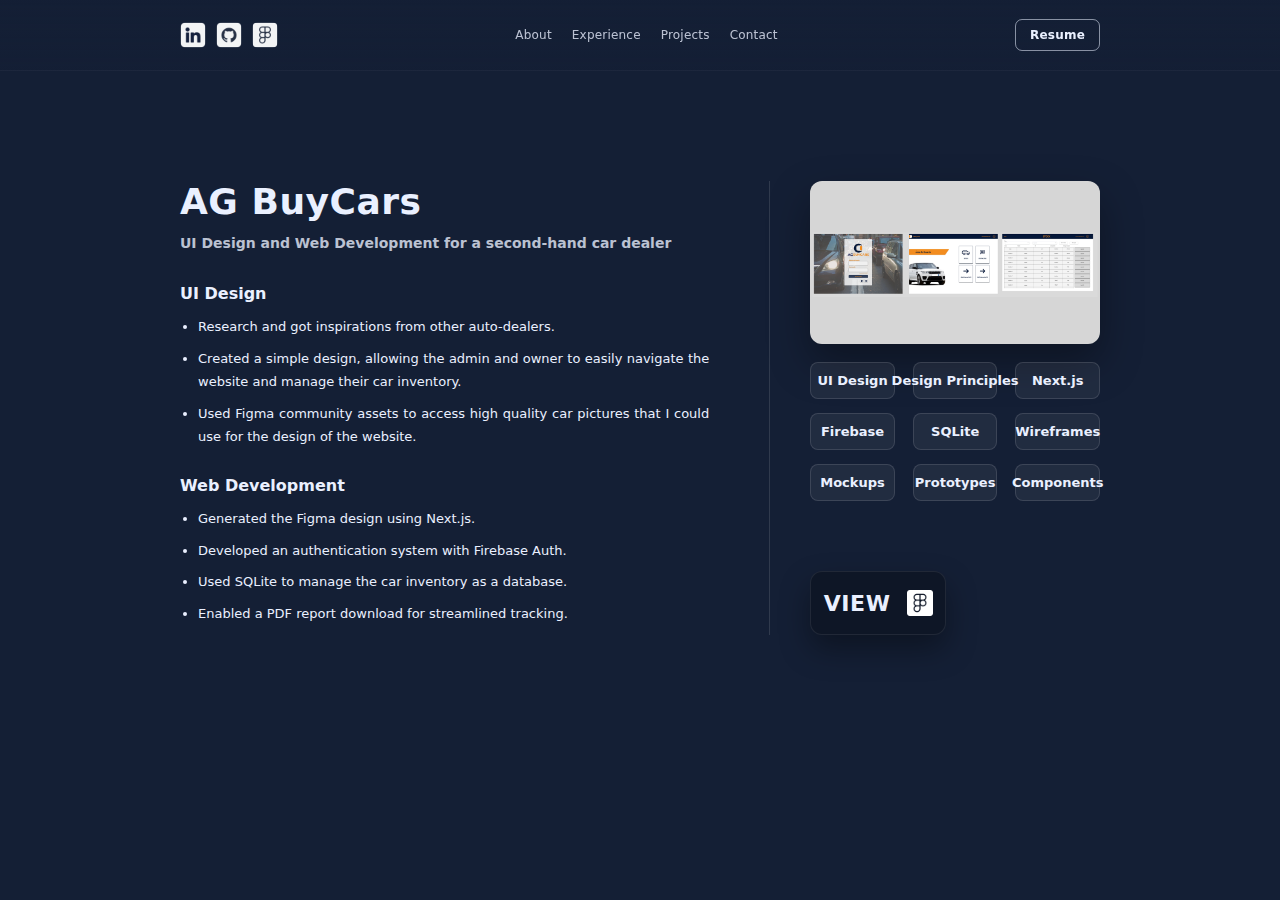
<file: agbuycars-project.html>
<!doctype html>
<html lang="en">

<head>
    <meta charset="UTF-8" />
    <meta name="viewport" content="width=device-width, initial-scale=1.0" />
    <title>AG BuyCars | Project</title>
    <link rel="stylesheet" href="styles.css" />
</head>

<body>
    <!-- NAV (same as index, but center links go back to index anchors) -->
    <header class="site-header">
        <nav class="nav">
            <div class="nav__left">
                <a class="icon-btn" href="https://www.linkedin.com/in/alejandrogalvezlopez" target="_blank"
                    rel="noreferrer" aria-label="LinkedIn" title="LinkedIn">
                    <img src="img/linkedin.svg" alt="LinkedIn" class="nav-icon" />
                </a>

                <a class="icon-btn" href="https://github.com/AlejandroGLo" target="_blank" rel="noreferrer"
                    aria-label="GitHub" title="GitHub">
                    <img src="img/github.svg" alt="GitHub" class="nav-icon" />
                </a>

                <a class="icon-btn" href="https://www.figma.com/@alejandroglo" target="_blank" rel="noreferrer"
                    aria-label="Figma" title="Figma">
                    <img src="img/figma.svg" alt="Figma" class="nav-icon" />
                </a>
            </div>

            <div class="nav__center">
                <a class="nav__link" href="index.html#about">About</a>
                <a class="nav__link" href="index.html#experience">Experience</a>
                <a class="nav__link" href="index.html#projects">Projects</a>
                <a class="nav__link" href="index.html#contact">Contact</a>
            </div>

            <div class="nav__right">
                <a class="btn btn--outline" href="cv/MyCV:Resume.pdf" target="_blank" rel="noreferrer">
                    Resume
                </a>
            </div>
        </nav>
    </header>

    <main>
        <section class="section section--hero section--project">
            <div class="container project-detail">

                <!-- LEFT -->
                <div class="project-detail__main">
                    <h1 class="project-detail__title">AG BuyCars</h1>
                    <p class="project-detail__subtitle">
                        UI Design and Web Development for a second-hand car dealer
                    </p>

                    <h2 class="project-detail__section-title">UI Design</h2>
                    <ul class="project-detail__list">
                        <li>Research and got inspirations from other auto-dealers.</li>
                        <li>Created a simple design, allowing the admin and owner to easily navigate the website and
                            manage their car inventory.</li>
                        <li>Used Figma community assets to access high quality car pictures that I could use for the
                            design of the website.</li>
                    </ul>

                    <h2 class="project-detail__section-title">Web Development</h2>
                    <ul class="project-detail__list">
                        <li>Generated the Figma design using Next.js.</li>
                        <li>Developed an authentication system with Firebase Auth.</li>
                        <li>Used SQLite to manage the car inventory as a database.</li>
                        <li>Enabled a PDF report download for streamlined tracking.</li>
                    </ul>
                </div>

                <!-- RIGHT -->
                <aside class="project-detail__side">
                    <div class="project-detail__preview">
                        <!-- Use the image you already have for this project -->
                        <img src="img/AGBCover.png" alt="AG BuyCars preview" />
                    </div>

                    <div class="project-detail__skills">
                        <span class="chip chip--soft">UI Design</span>
                        <span class="chip chip--soft">Design Principles</span>
                        <span class="chip chip--soft">Next.js</span>

                        <span class="chip chip--soft">Firebase</span>
                        <span class="chip chip--soft">SQLite</span>
                        <span class="chip chip--soft">Wireframes</span>

                        <span class="chip chip--soft">Mockups</span>
                        <span class="chip chip--soft">Prototypes</span>
                        <span class="chip chip--soft">Components</span>
                    </div>

                    <div class="project-detail__buttons">
                        <!-- Replace these hrefs with your real links -->
                        <a class="view-btn"
                            href="https://www.figma.com/design/ReYBtHWw7Y6dHvd9RKfFdU/AGBUYCARS-Portfolio?t=kgYBZICXAC3DN9r3-1"
                            target="_blank" rel="noreferrer">
                            <span class="view-btn__text">VIEW</span>
                            <img class="view-btn__icon" src="img/figma.svg" alt="Figma" />
                        </a>
                    </div>
                </aside>

            </div>
        </section>
    </main>
</body>

</html>
</file>
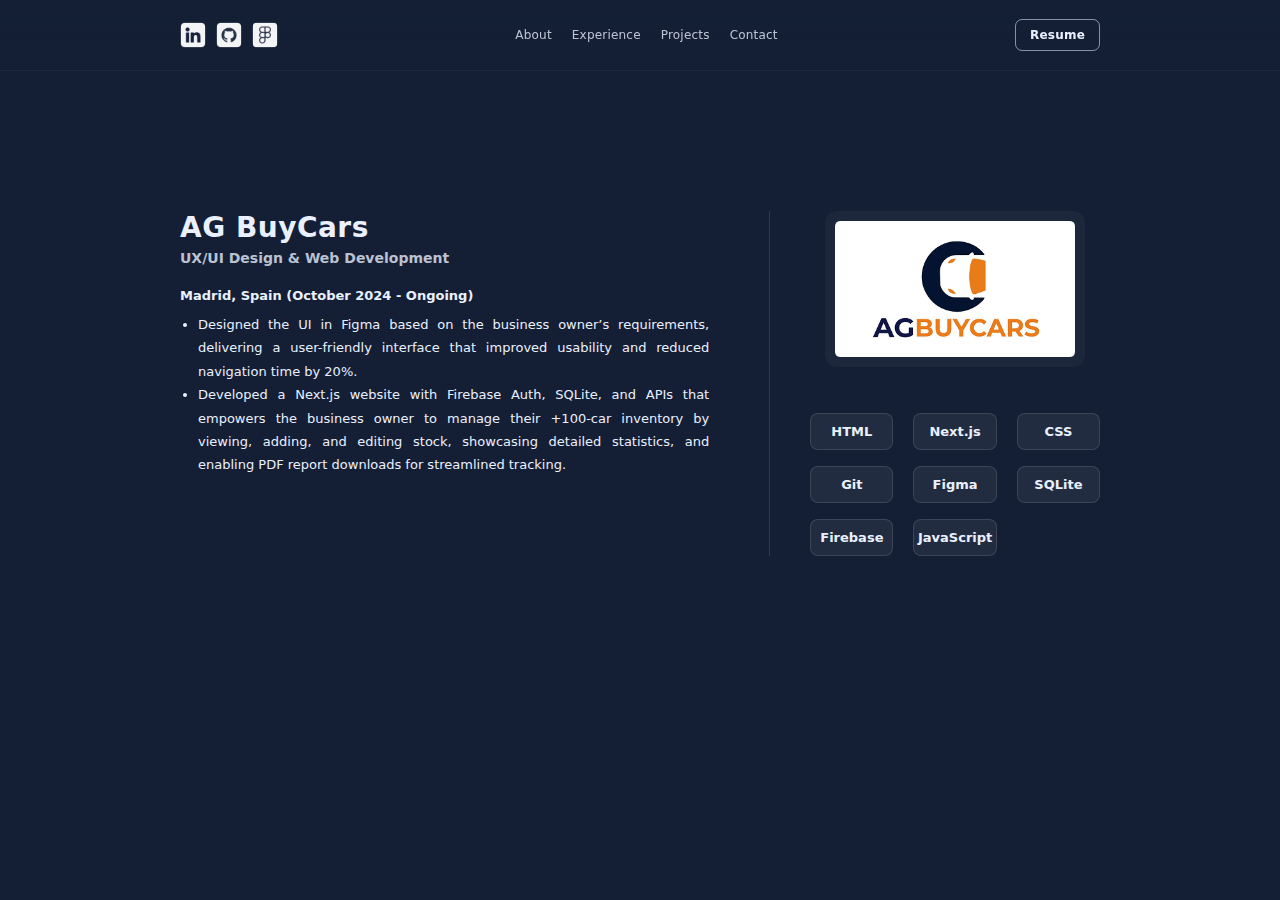
<file: agbuycars.html>
<!doctype html>
<html lang="en">

<head>
    <meta charset="UTF-8" />
    <meta name="viewport" content="width=device-width, initial-scale=1.0" />
    <title>AG BuyCars | Alejandro</title>
    <link rel="stylesheet" href="styles.css" />
</head>

<body>
    <!-- NAV (same as your other pages) -->
    <header class="site-header">
        <nav class="nav">
            <div class="nav__left">
                <a class="icon-btn" href="https://www.linkedin.com/in/alejandrogalvezlopez" target="_blank"
                    rel="noreferrer" aria-label="LinkedIn" title="LinkedIn">
                    <img src="img/linkedin.svg" alt="LinkedIn" class="nav-icon" />
                </a>

                <a class="icon-btn" href="https://github.com/AlejandroGLo" target="_blank" rel="noreferrer"
                    aria-label="GitHub" title="GitHub">
                    <img src="img/github.svg" alt="GitHub" class="nav-icon" />
                </a>

                <a class="icon-btn" href="https://www.figma.com/@alejandroglo" target="_blank" rel="noreferrer"
                    aria-label="Figma" title="Figma">
                    <img src="img/figma.svg" alt="Figma" class="nav-icon" />
                </a>
            </div>

            <div class="nav__center">
                <a class="nav__link" href="index.html#about">About</a>
                <a class="nav__link" href="index.html#experience">Experience</a>
                <a class="nav__link" href="index.html#projects">Projects</a>
                <a class="nav__link" href="index.html#contact">Contact</a>
            </div>

            <div class="nav__right">
                <a class="btn btn--outline" href="cv/MyCV-Resume.pdf" target="_blank" rel="noreferrer">Resume</a>
            </div>
        </nav>
    </header>

    <main>
        <!-- PAGE CONTENT -->
        <section class="section section--hero">
            <div class="container experience-detail">

                <!-- LEFT -->
                <div class="experience-detail__content">
                    <h1 class="experience-detail__title">AG BuyCars</h1>
                    <p class="experience-detail__role">UX/UI Design &amp; Web Development</p>

                    <p class="experience-detail__location">
                        Madrid, Spain (October 2024 - Ongoing)
                    </p>

                    <ul class="experience-detail__list">
                        <li>
                            Designed the UI in Figma based on the business owner’s requirements, delivering a
                            user-friendly interface that improved usability and reduced navigation time by 20%.
                        </li>
                        <li>
                            Developed a Next.js website with Firebase Auth, SQLite, and APIs that empowers the business
                            owner to manage their +100-car inventory by viewing, adding, and editing stock, showcasing
                            detailed statistics, and enabling PDF report downloads for streamlined tracking.
                        </li>
                    </ul>
                </div>

                <!-- RIGHT -->
                <aside class="experience-detail__side">
                    <div class="experience-detail__logo experience-detail__logo--agb">
                        <img src="img/AGB.png" alt="AG BuyCars logo" />
                    </div>

                    <div class="experience-detail__chips">
                        <span class="chip">HTML</span>
                        <span class="chip">Next.js</span>
                        <span class="chip">CSS</span>
                        <span class="chip">Git</span>
                        <span class="chip">Figma</span>
                        <span class="chip">SQLite</span>
                        <span class="chip">Firebase</span>
                        <span class="chip">JavaScript</span>
                    </div>
                </aside>

            </div>
        </section>
    </main>
</body>

</html>
</file>
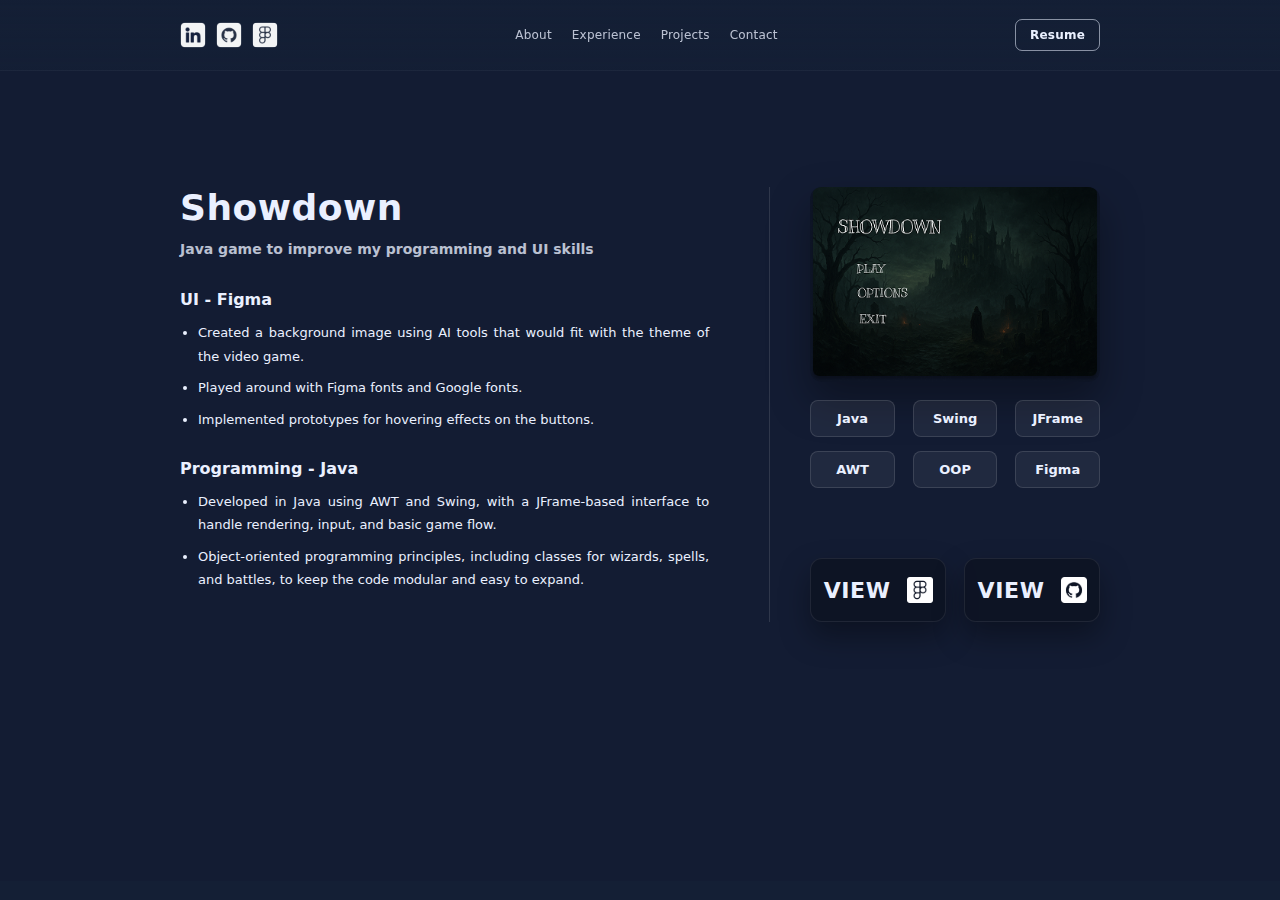
<file: java-game.html>
<!-- java-game.html -->
<!doctype html>
<html lang="en">

<head>
    <meta charset="UTF-8" />
    <meta name="viewport" content="width=device-width, initial-scale=1.0" />
    <title>Showdown | Project</title>
    <link rel="stylesheet" href="styles.css" />
</head>

<body>
    <!-- NAV (same as index, but links go back to index sections) -->
    <header class="site-header">
        <nav class="nav">
            <div class="nav__left">
                <a class="icon-btn" href="https://www.linkedin.com/in/alejandrogalvezlopez" target="_blank"
                    rel="noreferrer" aria-label="LinkedIn" title="LinkedIn">
                    <img src="img/linkedin.svg" alt="LinkedIn" class="nav-icon" />
                </a>

                <a class="icon-btn" href="https://github.com/AlejandroGLo" target="_blank" rel="noreferrer"
                    aria-label="GitHub" title="GitHub">
                    <img src="img/github.svg" alt="GitHub" class="nav-icon" />
                </a>

                <a class="icon-btn" href="https://www.figma.com/@alejandroglo" target="_blank" rel="noreferrer"
                    aria-label="Figma" title="Figma">
                    <img src="img/figma.svg" alt="Figma" class="nav-icon" />
                </a>
            </div>

            <div class="nav__center">
                <a class="nav__link" href="index.html#about">About</a>
                <a class="nav__link" href="index.html#experience">Experience</a>
                <a class="nav__link" href="index.html#projects">Projects</a>
                <a class="nav__link" href="index.html#contact">Contact</a>
            </div>

            <div class="nav__right">
                <a class="btn btn--outline" href="cv/MyCV:Resume.pdf" target="_blank" rel="noreferrer">
                    Resume
                </a>
            </div>
        </nav>
    </header>

    <main>
        <section class="section section--projects">
            <div class="container project-detail">
                <!-- LEFT -->
                <div class="project-detail__main">
                    <h1 class="project-detail__title">Showdown</h1>
                    <p class="project-detail__subtitle">Java game to improve my programming and UI skills</p>

                    <h3 class="project-detail__section-title">UI - Figma</h3>
                    <ul class="project-detail__list">
                        <li>Created a background image using AI tools that would fit with the theme of the video game.
                        </li>
                        <li>Played around with Figma fonts and Google fonts.</li>
                        <li>Implemented prototypes for hovering effects on the buttons.</li>
                    </ul>

                    <h3 class="project-detail__section-title">Programming - Java</h3>
                    <ul class="project-detail__list">
                        <li>Developed in Java using AWT and Swing, with a JFrame-based interface to handle rendering,
                            input, and basic game flow.</li>
                        <li>Object-oriented programming principles, including classes for wizards, spells, and battles,
                            to keep the code modular and easy to expand.</li>
                    </ul>
                </div>

                <!-- RIGHT -->
                <aside class="project-detail__side">
                    <div class="project-detail__preview">
                        <img src="img/mainmenu.png" alt="Showdown game preview" />
                    </div>

                    <div class="project-detail__skills">
                        <span class="chip chip--soft">Java</span>
                        <span class="chip chip--soft">Swing</span>
                        <span class="chip chip--soft">JFrame</span>
                        <span class="chip chip--soft">AWT</span>
                        <span class="chip chip--soft">OOP</span>
                        <span class="chip chip--soft">Figma</span>
                    </div>

                    <div class="project-detail__buttons">
                        <!-- Replace href with your real Figma link -->
                        <a class="view-btn"
                            href="https://www.figma.com/design/ic1DbX5nd89moeOwvOup9A/Games-UI?node-id=0-1&t=kgYBZICXAC3DN9r3-1"
                            target="_blank" rel="noreferrer" aria-label="View in Figma">
                            <span class="view-btn__text">VIEW</span>
                            <img class="view-btn__icon" src="img/figma.svg" alt="" />
                        </a>

                        <!-- Replace href with your real repo link -->
                        <a class="view-btn" href="https://github.com/AlejandroGLo/Java-Game" target="_blank"
                            rel="noreferrer" aria-label="View on GitHub">
                            <span class="view-btn__text">VIEW</span>
                            <img class="view-btn__icon" src="img/github.svg" alt="" />
                        </a>
                    </div>
                </aside>
            </div>
        </section>
    </main>
</body>

</html>
</file>
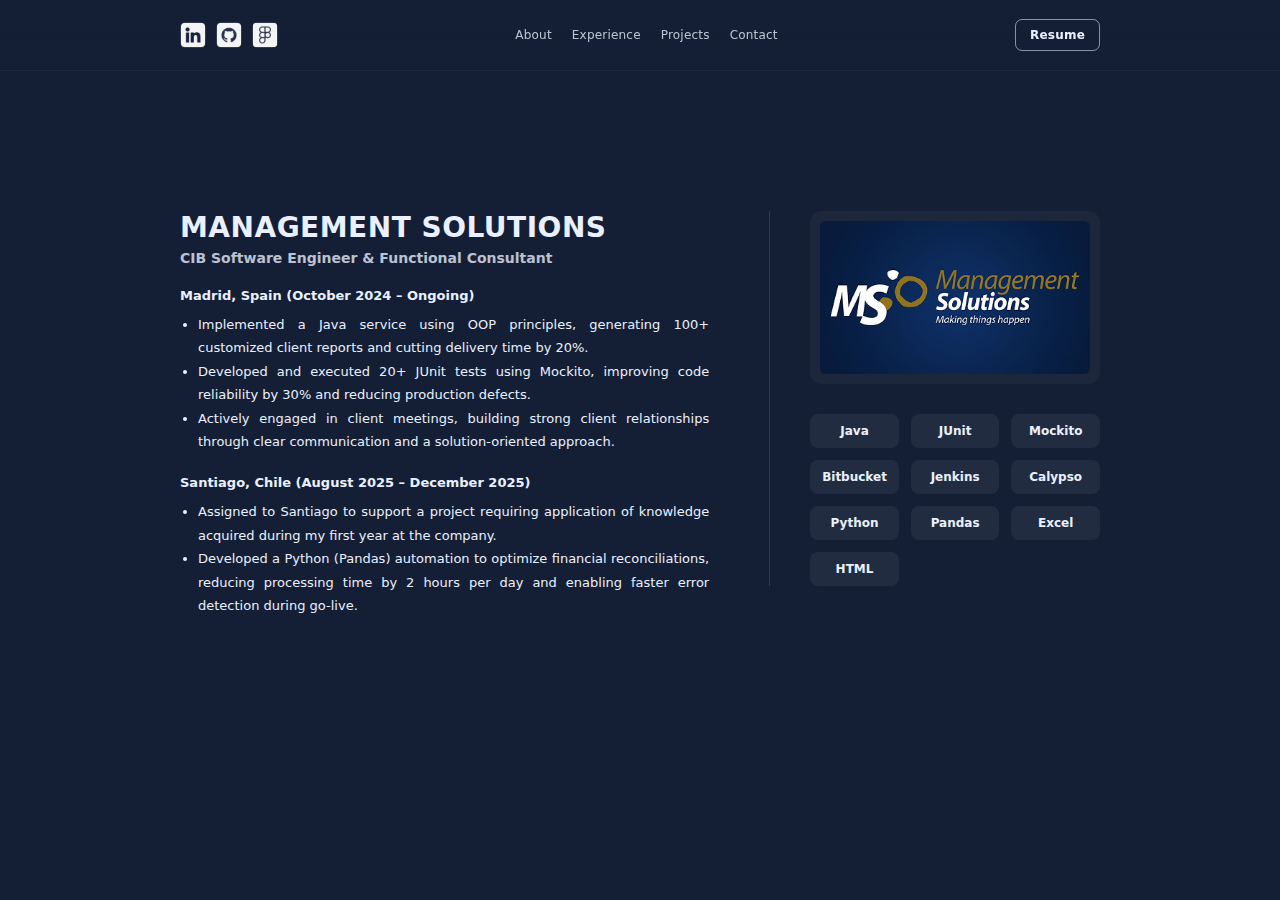
<file: ms.html>
<!doctype html>
<html lang="en">

<head>
    <meta charset="UTF-8" />
    <meta name="viewport" content="width=device-width, initial-scale=1.0" />
    <title>Management Solutions | Alejandro</title>
    <link rel="stylesheet" href="styles.css" />
</head>

<body>
    <!-- NAV (same as index.html) -->
    <header class="site-header">
        <nav class="nav">
            <div class="nav__left">
                <a class="icon-btn" href="https://www.linkedin.com/in/alejandrogalvezlopez" target="_blank"
                    rel="noreferrer">
                    <img src="img/linkedin.svg" alt="LinkedIn" class="nav-icon" />
                </a>

                <a class="icon-btn" href="https://github.com/AlejandroGLo" target="_blank" rel="noreferrer">
                    <img src="img/github.svg" alt="GitHub" class="nav-icon" />
                </a>

                <a class="icon-btn" href="https://www.figma.com/@alejandroglo" target="_blank" rel="noreferrer">
                    <img src="img/figma.svg" alt="Figma" class="nav-icon" />
                </a>
            </div>

            <div class="nav__center">
                <a class="nav__link" href="index.html#about">About</a>
                <a class="nav__link" href="index.html#experience">Experience</a>
                <a class="nav__link" href="index.html#projects">Projects</a>
                <a class="nav__link" href="index.html#contact">Contact</a>
            </div>

            <div class="nav__right">
                <a class="btn btn--outline" href="cv/MyCV:Resume.pdf" target="_blank" rel="noreferrer">
                    Resume
                </a>
            </div>
        </nav>
    </header>

    <!-- MAIN CONTENT -->
    <main>
        <section class="section section--hero">
            <div class="container experience-detail">

                <!-- LEFT COLUMN -->
                <div class="experience-detail__content">
                    <h1 class="experience-detail__title">MANAGEMENT SOLUTIONS</h1>
                    <p class="experience-detail__role">
                        CIB Software Engineer & Functional Consultant
                    </p>

                    <p class="experience-detail__location">
                        Madrid, Spain (October 2024 – Ongoing)
                    </p>

                    <ul class="experience-detail__list">
                        <li>
                            Implemented a Java service using OOP principles, generating 100+ customized client reports
                            and cutting delivery time by 20%.
                        </li>
                        <li>
                            Developed and executed 20+ JUnit tests using Mockito, improving code reliability by 30% and
                            reducing production defects.
                        </li>
                        <li>
                            Actively engaged in client meetings, building strong client relationships through clear
                            communication and a solution-oriented approach.
                        </li>
                    </ul>

                    <p class="experience-detail__location">
                        Santiago, Chile (August 2025 – December 2025)
                    </p>

                    <ul class="experience-detail__list">
                        <li>
                            Assigned to Santiago to support a project requiring application of knowledge acquired during
                            my first year at the company.
                        </li>
                        <li>
                            Developed a Python (Pandas) automation to optimize financial reconciliations, reducing
                            processing time by 2 hours per day and enabling faster error detection during go-live.
                        </li>
                    </ul>
                </div>

                <!-- RIGHT COLUMN -->
                <div class="experience-detail__side">
                    <div class="experience-detail__logo">
                        <img src="img/MS.png" alt="Management Solutions logo" />
                    </div>

                    <div class="experience-detail__skills">
                        <span>Java</span>
                        <span>JUnit</span>
                        <span>Mockito</span>
                        <span>Bitbucket</span>
                        <span>Jenkins</span>
                        <span>Calypso</span>
                        <span>Python</span>
                        <span>Pandas</span>
                        <span>Excel</span>
                        <span>HTML</span>
                    </div>
                </div>

            </div>
        </section>
    </main>
</body>

</html>
</file>
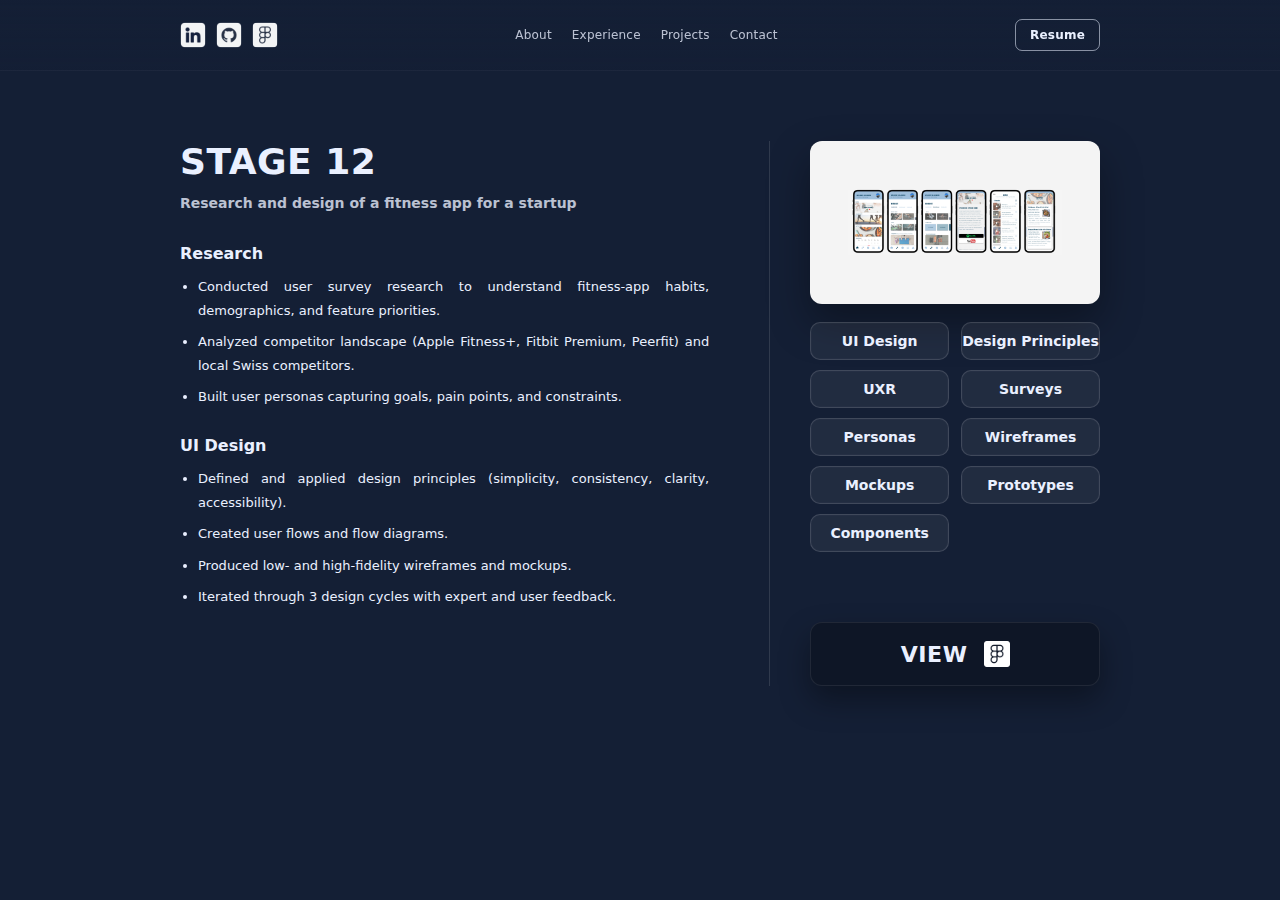
<file: stage12-project.html>
<!doctype html>
<html lang="en">

<head>
    <meta charset="UTF-8" />
    <meta name="viewport" content="width=device-width, initial-scale=1.0" />
    <title>Stage 12 | Project</title>
    <link rel="stylesheet" href="styles.css" />
</head>

<body>
    <!-- NAV (same as index) -->
    <header class="site-header">
        <nav class="nav">
            <div class="nav__left">
                <a class="icon-btn" href="https://www.linkedin.com/in/alejandrogalvezlopez" target="_blank"
                    rel="noreferrer" aria-label="LinkedIn" title="LinkedIn">
                    <img src="img/linkedin.svg" alt="LinkedIn" class="nav-icon" />
                </a>

                <a class="icon-btn" href="https://github.com/AlejandroGLo" target="_blank" rel="noreferrer"
                    aria-label="GitHub" title="GitHub">
                    <img src="img/github.svg" alt="GitHub" class="nav-icon" />
                </a>

                <a class="icon-btn" href="https://www.figma.com/@alejandroglo" target="_blank" rel="noreferrer"
                    aria-label="Figma" title="Figma">
                    <img src="img/figma.svg" alt="Figma" class="nav-icon" />
                </a>
            </div>

            <div class="nav__center">
                <!-- On sub-pages, link back to index sections -->
                <a class="nav__link" href="index.html#about">About</a>
                <a class="nav__link" href="index.html#experience">Experience</a>
                <a class="nav__link" href="index.html#projects">Projects</a>
                <a class="nav__link" href="index.html#contact">Contact</a>
            </div>

            <div class="nav__right">
                <a class="btn btn--outline" href="cv/MyCV:Resume.pdf" target="_blank" rel="noreferrer">
                    Resume
                </a>
            </div>
        </nav>
    </header>

    <main class="detail-page">
        <section class="section section--detail">
            <div class="container project-detail">
                <!-- LEFT -->
                <div class="project-detail__main">
                    <h1 class="project-detail__title">STAGE 12</h1>
                    <p class="project-detail__subtitle">Research and design of a fitness app for a startup</p>

                    <h2 class="project-detail__section-title">Research</h2>
                    <ul class="project-detail__list">
                        <li>Conducted user survey research to understand fitness-app habits, demographics, and feature
                            priorities.</li>
                        <li>Analyzed competitor landscape (Apple Fitness+, Fitbit Premium, Peerfit) and local Swiss
                            competitors.</li>
                        <li>Built user personas capturing goals, pain points, and constraints.</li>
                    </ul>

                    <h2 class="project-detail__section-title">UI Design</h2>
                    <ul class="project-detail__list">
                        <li>Defined and applied design principles (simplicity, consistency, clarity, accessibility).
                        </li>
                        <li>Created user flows and flow diagrams.</li>
                        <li>Produced low- and high-fidelity wireframes and mockups.</li>
                        <li>Iterated through 3 design cycles with expert and user feedback.</li>
                    </ul>
                </div>

                <!-- RIGHT -->
                <aside class="project-detail__side">
                    <div class="project-detail__preview project-detail__preview--stage12">
                        <!-- Use your image name here -->
                        <img src="img/Stage12Cover.png" alt="Stage 12 screens preview" />
                    </div>

                    <!-- CHIPS (2 per row) -->
                    <div class="project-detail__chips">
                        <span class="chip">UI Design</span>
                        <span class="chip">Design Principles</span>
                        <span class="chip">UXR</span>
                        <span class="chip">Surveys</span>
                        <span class="chip">Personas</span>
                        <span class="chip">Wireframes</span>
                        <span class="chip">Mockups</span>
                        <span class="chip">Prototypes</span>
                        <span class="chip">Components</span>
                    </div>

                    <!-- ONE VIEW button (like your screenshot) -->
                    <div class="project-detail__buttons project-detail__buttons--single">
                        <a class="view-btn" href="https://www.figma.com/@alejandroglo" target="_blank" rel="noreferrer">
                            <span class="view-btn__text">VIEW</span>
                            <img class="view-btn__icon" src="img/figma.svg" alt="Figma" />
                        </a>
                    </div>
                </aside>
            </div>
        </section>
    </main>
</body>

</html>
</file>
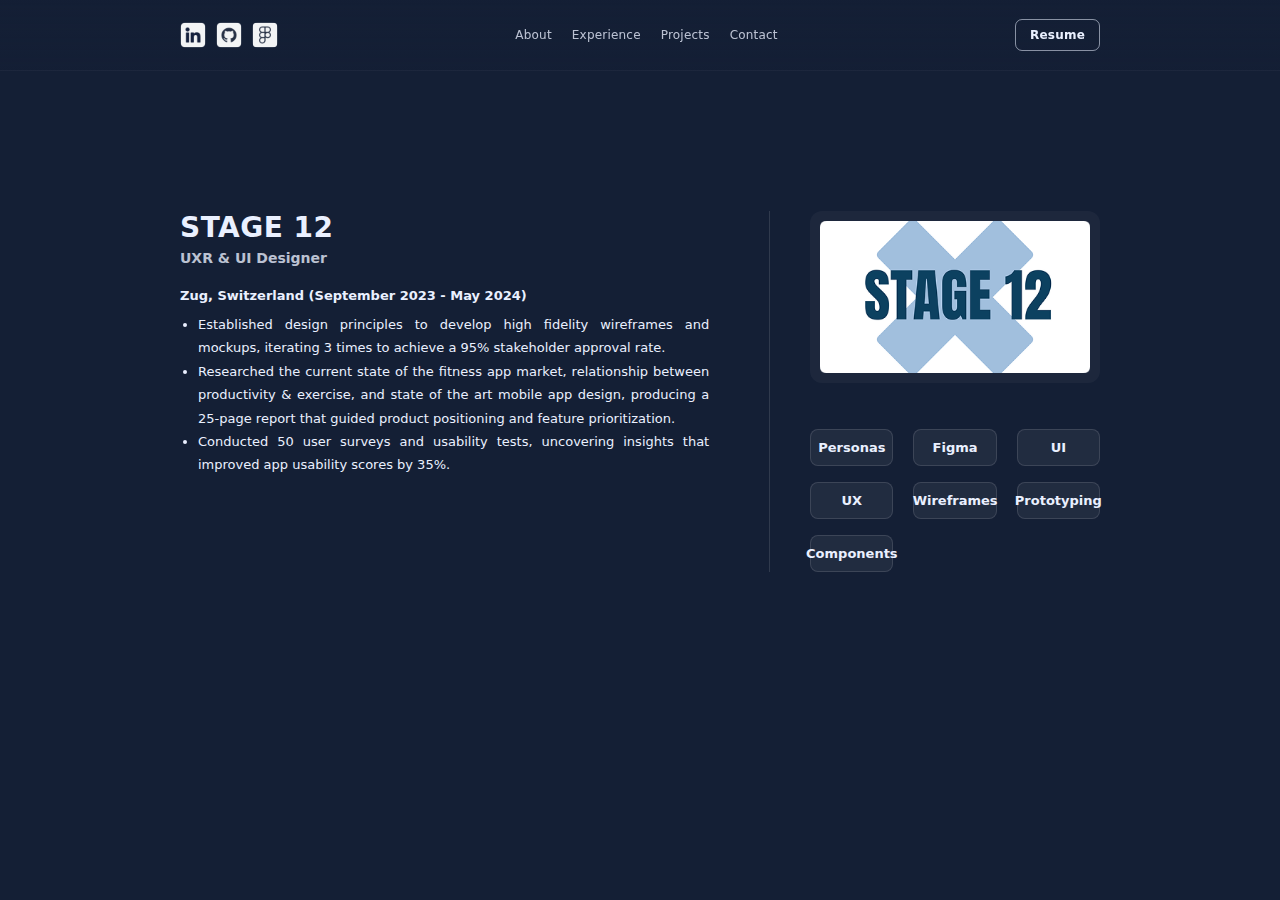
<file: stage12.html>
<!doctype html>
<html lang="en">

<head>
    <meta charset="UTF-8" />
    <meta name="viewport" content="width=device-width, initial-scale=1.0" />
    <title>Stage 12 | Alejandro</title>
    <link rel="stylesheet" href="styles.css" />
</head>

<body>
    <!-- NAV (same as your other pages) -->
    <header class="site-header">
        <nav class="nav">
            <div class="nav__left">
                <a class="icon-btn" href="https://www.linkedin.com/in/alejandrogalvezlopez" target="_blank"
                    rel="noreferrer" aria-label="LinkedIn" title="LinkedIn">
                    <img src="img/linkedin.svg" alt="LinkedIn" class="nav-icon" />
                </a>

                <a class="icon-btn" href="https://github.com/AlejandroGLo" target="_blank" rel="noreferrer"
                    aria-label="GitHub" title="GitHub">
                    <img src="img/github.svg" alt="GitHub" class="nav-icon" />
                </a>

                <a class="icon-btn" href="https://www.figma.com/@alejandroglo" target="_blank" rel="noreferrer"
                    aria-label="Figma" title="Figma">
                    <img src="img/figma.svg" alt="Figma" class="nav-icon" />
                </a>
            </div>

            <div class="nav__center">
                <a class="nav__link" href="index.html#about">About</a>
                <a class="nav__link" href="index.html#experience">Experience</a>
                <a class="nav__link" href="index.html#projects">Projects</a>
                <a class="nav__link" href="index.html#contact">Contact</a>
            </div>

            <div class="nav__right">
                <a class="btn btn--outline" href="cv/MyCV-Resume.pdf" target="_blank" rel="noreferrer">Resume</a>
            </div>
        </nav>
    </header>

    <main>
        <!-- PAGE CONTENT -->
        <section class="section section--hero">
            <div class="container experience-detail">

                <!-- LEFT -->
                <div class="experience-detail__content">
                    <h1 class="experience-detail__title">STAGE 12</h1>
                    <p class="experience-detail__role">UXR &amp; UI Designer</p>

                    <p class="experience-detail__location">
                        Zug, Switzerland (September 2023 - May 2024)
                    </p>

                    <ul class="experience-detail__list">
                        <li>
                            Established design principles to develop high fidelity wireframes and mockups, iterating 3
                            times to achieve a 95% stakeholder approval rate.
                        </li>
                        <li>
                            Researched the current state of the fitness app market, relationship between productivity
                            &amp; exercise, and state of the art mobile app design, producing a 25-page report that
                            guided product positioning and feature prioritization.
                        </li>
                        <li>
                            Conducted 50 user surveys and usability tests, uncovering insights that improved app
                            usability scores by 35%.
                        </li>
                    </ul>
                </div>

                <!-- RIGHT -->
                <aside class="experience-detail__side">
                    <div class="experience-detail__logo experience-detail__logo--stage12">
                        <img src="img/Stage12.png" alt="Stage 12 logo" />
                    </div>

                    <div class="experience-detail__chips">
                        <span class="chip">Personas</span>
                        <span class="chip">Figma</span>
                        <span class="chip">UI</span>
                        <span class="chip">UX</span>
                        <span class="chip">Wireframes</span>
                        <span class="chip">Prototyping</span>
                        <span class="chip">Components</span>
                    </div>
                </aside>

            </div>
        </section>
    </main>
</body>

</html>
</file>
<file: styles.css>
:root {
    --bg-hero: #141f35;
    --bg-tech: #1b2641;
    --bg-deep: #131c33;
    --text: #eaf0ff;
    --muted: rgba(234, 240, 255, .78);
    --stroke: rgba(234, 240, 255, .55);

    --container: 920px;
    --radius: 10px;

    --secondary-frame-offset: 10px;
}

* {
    box-sizing: border-box;
}

html {
    scroll-behavior: smooth;
}

body {
    margin: 0;
    font-family: system-ui, -apple-system, Segoe UI, Roboto, Arial, sans-serif;
    color: var(--text);
    background: var(--bg-hero);
}

img {
    max-width: 100%;
    display: block;
}

.container {
    width: min(var(--container), calc(100% - 40px));
    margin: 0 auto;
}

.section {
    padding: 56px 0;
}

.section__title {
    text-align: center;
    letter-spacing: .5px;
    margin: 0 0 22px;
    font-weight: 800;
    font-size: 18px;
}

.section__title--left {
    text-align: left;
    margin-bottom: 18px;
}

/* ================= NAV ================= */
.site-header {
    position: sticky;
    top: 0;
    z-index: 50;
    background: linear-gradient(to bottom, rgba(20, 31, 53, .92), rgba(20, 31, 53, .72));
    backdrop-filter: blur(10px);
    border-bottom: 1px solid rgba(255, 255, 255, .04);
}

.nav {
    width: min(var(--container), calc(100% - 40px));
    margin: 0 auto;
    height: 70px;
    display: flex;
    align-items: center;
    justify-content: space-between;
    gap: 18px;
}

.nav__left,
.nav__center,
.nav__right {
    display: flex;
    align-items: center;
    gap: 10px;
}

.nav__center {
    gap: 20px;
}

.nav__link {
    color: var(--muted);
    text-decoration: none;
    font-size: 12px;
    letter-spacing: .2px;
}

.nav__link:hover {
    color: var(--text);
}

/* --- SVG ICON BUTTONS --- */
.icon-btn {
    width: 26px;
    height: 26px;
    display: grid;
    place-items: center;
    border-radius: 6px;
    background: rgba(255, 255, 255, .08);
    border: 1px solid rgba(255, 255, 255, .06);
    text-decoration: none;
    transition: background .2s ease, transform .2s ease, border-color .2s ease;
}

.icon-btn:hover {
    background: rgba(255, 255, 255, .12);
    border-color: rgba(255, 255, 255, .10);
    transform: translateY(-1px);
}

.icon-btn:active {
    transform: translateY(0) scale(.98);
}

.nav-icon {
    width: 24px;
    height: 24px;
    display: block;
    opacity: .95;
    transition: opacity .2s ease, transform .2s ease;
}

.icon-btn:hover .nav-icon {
    opacity: 1;
    transform: scale(1.03);
}

/* ================= BUTTON ================= */
.btn {
    display: inline-flex;
    align-items: center;
    justify-content: center;
    padding: 8px 14px;
    border-radius: 7px;
    text-decoration: none;
    font-size: 12px;
    font-weight: 700;
    letter-spacing: .2px;
}

.btn--outline {
    color: var(--text);
    border: 1px solid var(--stroke);
    background: transparent;
}

.btn--outline:hover {
    background: rgba(255, 255, 255, .08);
}

/* ================= HERO ================= */
.section--hero {
    background: var(--bg-hero);
    min-height: 90vh;

    padding-top: 140px;
    padding-bottom: 120px;

    display: flex;
    align-items: flex-start;
    scroll-margin-top: 66px;
}

/* Project pages should sit higher */
.section--project {
    padding-top: 50px;
    /* try 80–100px */
}


.hero {
    display: grid;
    grid-template-columns: 1.2fr .8fr;
    gap: 60px;
    align-items: center;
}

.hero__kicker {
    margin: 0 0 6px;
    font-size: 26px;
    font-weight: 700;
}

.hero__name {
    font-size: 30px;
    font-weight: 900;
    margin-left: 6px;
}

.hero__role {
    margin: 0 0 12px;
    font-size: 14px;
    color: var(--muted);
    font-weight: 700;
}

.hero__bio {
    margin: 0;
    max-width: 520px;
    line-height: 1.7;
    font-size: 14px;
    color: rgba(234, 240, 255, .86);
}

.hero__photo {
    display: flex;
    justify-content: center;
}

.avatar {
    width: 300px;
    height: 300px;
    border-radius: 50%;
    object-fit: cover;
    box-shadow: 0 20px 60px rgba(0, 0, 0, .35);
    border: 6px solid rgba(255, 255, 255, .08);
}

/* ================= TECH STACK ================= */
.section--tech {
    background: var(--bg-tech);
    min-height: 90vh;

    display: flex;
    align-items: center;

    padding-top: 80px;
    padding-bottom: 140px;
}

.section--tech .section__title {
    font-size: 32px;
    font-weight: 900;
    margin-bottom: 40px;
}

.stack-grid {
    display: grid;
    grid-template-columns: repeat(4, minmax(0, 1fr));
    gap: 10px;
}

.pill {
    display: flex;
    align-items: center;
    justify-content: flex-start;
    gap: 8px;
    background: rgba(255, 255, 255, .95);
    color: #0b1020;
    padding: 8px 10px;
    border-radius: 6px;
    font-weight: 800;
    font-size: 12px;
    box-shadow: 0 10px 20px rgba(0, 0, 0, .14);
}

.tech-icon {
    width: 20px;
    height: 20px;
    display: block;
    flex: 0 0 auto;
}

.pill__label {
    line-height: 1;
}

/* ================= EXPERIENCE ================= */
.section--experience {
    background: var(--bg-hero);
    min-height: 90vh;
    padding-top: 46px;
    scroll-margin-top: 66px;
}

.cards-2x2 {
    display: grid;
    grid-template-columns: repeat(2, minmax(0, 520px));
    justify-content: center;
    gap: 40px;
}

.card {
    background: rgba(255, 255, 255, .04);
    border: 1px solid rgba(255, 255, 255, .06);
    border-radius: 10px;
    width: 100%;
    padding: 20px;
    min-height: auto;

    cursor: pointer;
    transition:
        transform 0.25s ease,
        box-shadow 0.25s ease,
        border-color 0.25s ease,
        background-color 0.25s ease;
}

.card:hover {
    transform: translateY(-6px);
    border-color: rgba(255, 255, 255, 0.14);
    background: rgba(255, 255, 255, 0.06);
    box-shadow:
        0 18px 40px rgba(0, 0, 0, 0.35),
        inset 0 0 0 1px rgba(255, 255, 255, 0.04);
}

.card__title {
    margin: 0 0 4px;
    font-size: 12px;
    font-weight: 900;
}

.card__meta {
    margin: 0 0 12px;
    font-size: 11px;
    color: var(--muted);
}

.card__thumb {
    width: 100%;
    margin-top: 8px;
    aspect-ratio: 16 / 9;
    border-radius: 10px;
    overflow: hidden;
    display: grid;
    place-items: center;
}

.card__thumb img {
    width: 100%;
    height: 100%;
    object-fit: contain;
}

.card__thumb--logo img {
    padding: 6%;
}

/* link cards (prevents blue/purple + underline) */
.card--link {
    text-decoration: none;
    color: inherit;
    display: block;
}

.card--link * {
    text-decoration: none;
    color: inherit;
}

/* keep your offset for experience + projects */
.section--experience>.container,
.section--projects>.container {
    transform: translateY(var(--secondary-frame-offset));
}

/* ================= PROJECTS ================= */
.section--projects {
    background: var(--bg-deep);
    min-height: 90vh;
    padding-top: 46px;
    scroll-margin-top: 66px;
}

.project-list {
    display: flex;
    flex-direction: column;
    gap: 14px;
}

.project {
    display: grid;
    grid-template-columns: 1fr 1fr;
    gap: 14px;
    align-items: center;
    padding: 14px;
    border-radius: 12px;
    border: 1px solid rgba(255, 255, 255, .06);
    background: rgba(255, 255, 255, .03);

    transition:
        transform 0.25s ease,
        box-shadow 0.25s ease,
        border-color 0.25s ease,
        background-color 0.25s ease;
}

.project__title {
    margin: 0 0 6px;
    font-size: 13px;
    font-weight: 900;
}

.project__desc {
    margin: 0;
    color: var(--muted);
    font-size: 11px;
    line-height: 1.6;
}

.project__media {
    border-radius: 12px;
    overflow: hidden;
    border: 1px solid rgba(255, 255, 255, .06);
    background: rgba(0, 0, 0, .25);
    height: 110px;
}

.project__media img {
    width: 100%;
    height: 100%;
    object-fit: cover;
}

/* PROJECT clickable wrapper (your HTML uses .card-link) */
.project-list>.card-link {
    display: block;
    text-decoration: none;
    color: inherit;
}

/* remove underline/color from anything inside */
.project-list>.card-link * {
    text-decoration: none;
    color: inherit;
}

/* hover effect on the CARD (article.project) when the link is hovered */
.project-list>.card-link:hover .project {
    transform: translateY(-4px);
    border-color: rgba(255, 255, 255, 0.14);
    background: rgba(255, 255, 255, 0.05);
    box-shadow: 0 18px 40px rgba(0, 0, 0, 0.30);
}

/* ================= CONTACT ================= */
.section--contact {
    background: var(--bg-hero);
    padding-bottom: 80px;
}

.contact {
    text-align: center;
}

.contact__items {
    display: flex;
    flex-direction: column;
    gap: 10px;
    align-items: center;
    margin-top: 10px;
}

.contact__item {
    display: flex;
    align-items: center;
    gap: 10px;
    color: var(--text);
    text-decoration: none;
    font-weight: 700;
    font-size: 12px;
    opacity: .92;
}

.contact__item:hover {
    opacity: 1;
}

.contact__icon {
    width: 26px;
    height: 26px;
    display: grid;
    place-items: center;
    border-radius: 6px;
    background: rgba(255, 255, 255, .08);
    border: 1px solid rgba(255, 255, 255, .06);
    font-size: 12px;
}

/* ================= EXPERIENCE DETAIL PAGE ================= */
.experience-detail {
    display: grid;
    grid-template-columns: 1.6fr 1fr;
    gap: 60px;
    align-items: start;
}

.experience-detail__title {
    margin: 0 0 6px;
    font-size: 28px;
    font-weight: 900;
    letter-spacing: 0.5px;
}

.experience-detail__role {
    margin: 0 0 18px;
    font-size: 14px;
    color: var(--muted);
    font-weight: 700;
}

.experience-detail__location {
    margin: 22px 0 10px;
    font-weight: 800;
    font-size: 13px;
}

.experience-detail__list {
    margin: 0;
    padding-left: 18px;
    line-height: 1.8;
    font-size: 13px;
    text-align: justify;
    text-justify: inter-word;
}

.experience-detail__side {
    border-left: 1px solid rgba(255, 255, 255, 0.12);
    padding-left: 40px;
}

.experience-detail__logo {
    background: rgba(255, 255, 255, 0.04);
    border-radius: 12px;
    padding: 10px;
    margin-bottom: 30px;
}

.experience-detail__logo img {
    width: 100%;
    object-fit: contain;
}

.experience-detail__skills {
    display: grid;
    grid-template-columns: repeat(3, minmax(0, 1fr));
    gap: 12px;
}

.experience-detail__skills span {
    text-align: center;
    font-size: 12px;
    font-weight: 800;
    padding: 10px;
    border-radius: 8px;
    background: rgba(255, 255, 255, 0.06);
}

.experience-detail__chips {
    margin-top: 46px;
    display: grid;
    grid-template-columns: repeat(3, minmax(0, 1fr));
    gap: 16px 20px;
}

.chip {
    display: flex;
    align-items: center;
    justify-content: center;

    padding: 10px 12px;
    /* less vertical + horizontal space */
    border-radius: 8px;

    font-size: 13px;
    font-weight: 800;
    color: var(--text);

    background: rgba(255, 255, 255, 0.06);
    border: 1px solid rgba(255, 255, 255, 0.12);

    white-space: nowrap;
}


.experience-detail__logo--agb {
    width: min(260px, 100%);
    margin-left: auto;
    margin-right: auto;
}

/* ================= PROJECT DETAIL PAGE ================= */
.project-detail {
    display: grid;
    grid-template-columns: 1.6fr 1fr;
    gap: 60px;
    align-items: start;

    /* lowers page content under nav */
    padding-top: 60px;
}

/* LEFT */
.project-detail__title {
    margin: 0 0 8px;
    font-size: 30px;
    font-weight: 900;
    letter-spacing: 0.4px;
}

.project-detail__subtitle {
    margin: 0 0 34px;
    font-size: 14px;
    color: var(--muted);
    font-weight: 700;
}

.project-detail__section-title {
    margin: 22px 0 10px;
    font-weight: 900;
    font-size: 16px;
}

.project-detail__list {
    margin: 0 0 22px;
    padding-left: 18px;
    line-height: 1.9;
    font-size: 13px;
    text-align: justify;
    text-justify: inter-word;
}

/* RIGHT */
.project-detail__side {
    border-left: 1px solid rgba(255, 255, 255, 0.12);
    padding-left: 40px;
}

.project-detail__preview {
    border-radius: 12px;
    overflow: hidden;
    background: rgba(0, 0, 0, 0.25);
    box-shadow: 0 18px 40px rgba(0, 0, 0, 0.35);
    margin-bottom: 26px;
}

.project-detail__preview img {
    width: 100%;
    height: auto;
    display: block;
    object-fit: cover;
}

.project-detail__skills {
    display: grid;
    grid-template-columns: repeat(2, minmax(0, 1fr));
    gap: 12px 16px;
    margin-top: 18px;
}

.project-detail__buttons {
    margin-top: 70px;
    display: grid;
    grid-template-columns: 1fr 1fr;
    gap: 18px;
}

.view-btn {
    display: inline-flex;
    align-items: center;
    justify-content: center;
    gap: 16px;

    padding: 16px 18px;
    border-radius: 10px;

    text-decoration: none;
    color: var(--text);

    background: rgba(0, 0, 0, 0.28);
    border: 1px solid rgba(255, 255, 255, 0.08);
    box-shadow: 0 14px 30px rgba(0, 0, 0, 0.35);

    transition: transform 0.2s ease, background 0.2s ease, border-color 0.2s ease;
}

.view-btn:hover {
    transform: translateY(-2px);
    background: rgba(0, 0, 0, 0.34);
    border-color: rgba(255, 255, 255, 0.14);
}

.view-btn__text {
    font-weight: 900;
    letter-spacing: 0.6px;
    font-size: 18px;
}

.view-btn__icon {
    width: 24px;
    height: 24px;
    display: block;
}

.experience-detail__chips .chip,
.project-detail__skills .chip {
    width: auto !important;
    justify-self: stretch;
    /* each chip fills its grid cell nicely */
    padding: 10px 12px;
}

/* ================= PROJECT DETAIL PAGE (Stage12 project) ================= */
/* This is NEW and isolated so it won’t affect Experience pages */



.section--detail {
    padding-top: 10px;
    padding-bottom: 90px;
}

/* main layout */
.project-detail {
    display: grid;
    grid-template-columns: 1.6fr 1fr;
    gap: 60px;
    align-items: start;
}

/* LEFT */
.project-detail__title {
    margin: 0 0 10px;
    font-size: 36px;
    font-weight: 900;
    letter-spacing: 0.5px;
}

.project-detail__subtitle {
    margin-bottom: 30px;
    max-width: 620px;
    /* same readable width as Experience */
    line-height: 1.6;
}

.project-detail__section-title {
    margin-top: 28px;
    margin-bottom: 12px;
    font-size: 16px;
    font-weight: 900;
}

.project-detail__list {
    margin: 0 0 20px;
    padding-left: 18px;
    line-height: 1.8;
    font-size: 13px;

    /* aligned sides */
    text-align: justify;
    text-justify: inter-word;
}

.project-detail__list li {
    margin-bottom: 8px;
}

/* RIGHT */
.project-detail__side {
    border-left: 1px solid rgba(255, 255, 255, 0.12);
    padding-left: 40px;
}

.project-detail__preview {
    border-radius: 12px;
    overflow: hidden;
    background: rgba(0, 0, 0, 0.25);
    box-shadow: 0 18px 40px rgba(0, 0, 0, 0.35);
    margin-bottom: 18px;
}

.project-detail__preview img {
    width: 100%;
    height: auto;
    display: block;
    object-fit: cover;
}

/* ✅ IMPORTANT: chips for PROJECT detail page ONLY (2 per row) */
.project-detail__chips {
    margin-top: 18px;
    display: grid;
    grid-template-columns: repeat(2, minmax(0, 1fr));
    gap: 10px 12px;
}

.project-detail__chips .chip {
    display: flex;
    align-items: center;
    justify-content: center;
    width: 100%;
    padding: 10px 12px;
    border-radius: 10px;

    font-size: 14px;
    font-weight: 900;
    color: var(--text);

    background: rgba(255, 255, 255, 0.06);
    border: 1px solid rgba(255, 255, 255, 0.14);
    box-shadow: inset 0 0 0 1px rgba(255, 255, 255, 0.02);
    white-space: nowrap;
}

/* buttons */
.project-detail__buttons {
    margin-top: 70px;
    display: grid;
    grid-template-columns: 1fr 1fr;
    gap: 18px;
}

.project-detail__buttons--single {
    grid-template-columns: 1fr;
}

.view-btn {
    display: inline-flex;
    align-items: center;
    justify-content: center;
    gap: 16px;

    padding: 18px 18px;
    border-radius: 12px;

    text-decoration: none;
    color: var(--text);

    background: rgba(0, 0, 0, 0.28);
    border: 1px solid rgba(255, 255, 255, 0.08);
    box-shadow: 0 14px 30px rgba(0, 0, 0, 0.35);

    transition: transform 0.2s ease, background 0.2s ease, border-color 0.2s ease;
}

.view-btn:hover {
    transform: translateY(-2px);
    background: rgba(0, 0, 0, 0.34);
    border-color: rgba(255, 255, 255, 0.14);
}

.view-btn__text {
    font-weight: 900;
    letter-spacing: 0.6px;
    font-size: 22px;
}

.view-btn__icon {
    width: 26px;
    height: 26px;
    display: block;
}

.project-detail__skills {
    margin-top: 18px;
    display: grid;
    grid-template-columns: repeat(3, minmax(0, 1fr));
    gap: 14px 18px;
}

@media (max-width: 900px) {
    .project-detail__skills {
        grid-template-columns: repeat(2, minmax(0, 1fr));
    }
}

/* responsive */
@media (max-width: 900px) {
    .project-detail {
        grid-template-columns: 1fr;
        gap: 34px;
    }

    .project-detail__side {
        border-left: none;
        padding-left: 0;
    }

    .project-detail__chips {
        grid-template-columns: repeat(2, minmax(0, 1fr));
    }

    .project-detail__buttons {
        grid-template-columns: 1fr;
    }
}


/* ================= RESPONSIVE ================= */
@media (max-width: 820px) {
    :root {
        --container: 720px;
    }
}

@media (max-width: 640px) {
    .nav__center {
        display: none;
    }

    .hero {
        grid-template-columns: 1fr;
    }

    .hero__photo {
        justify-content: flex-start;
    }

    .stack-grid {
        grid-template-columns: repeat(2, minmax(0, 1fr));
    }

    .cards-2x2 {
        grid-template-columns: 1fr;
    }

    .project {
        grid-template-columns: 1fr;
    }

    .project__media {
        height: 160px;
    }
}

@media (max-width: 900px) {
    .experience-detail {
        grid-template-columns: 1fr;
        gap: 34px;
    }

    .experience-detail__side {
        border-left: none;
        padding-left: 0;
        min-height: auto;
    }

    .experience-detail__chips {
        grid-template-columns: repeat(2, minmax(0, 1fr));
        justify-items: start;
    }

    .project-detail {
        grid-template-columns: 1fr;
        gap: 34px;
        padding-top: 40px;
    }

    .project-detail__side {
        border-left: none;
        padding-left: 0;
    }

    .project-detail__skills {
        grid-template-columns: repeat(2, minmax(0, 1fr));
    }

    .project-detail__buttons {
        grid-template-columns: 1fr;
    }
}
</file>
